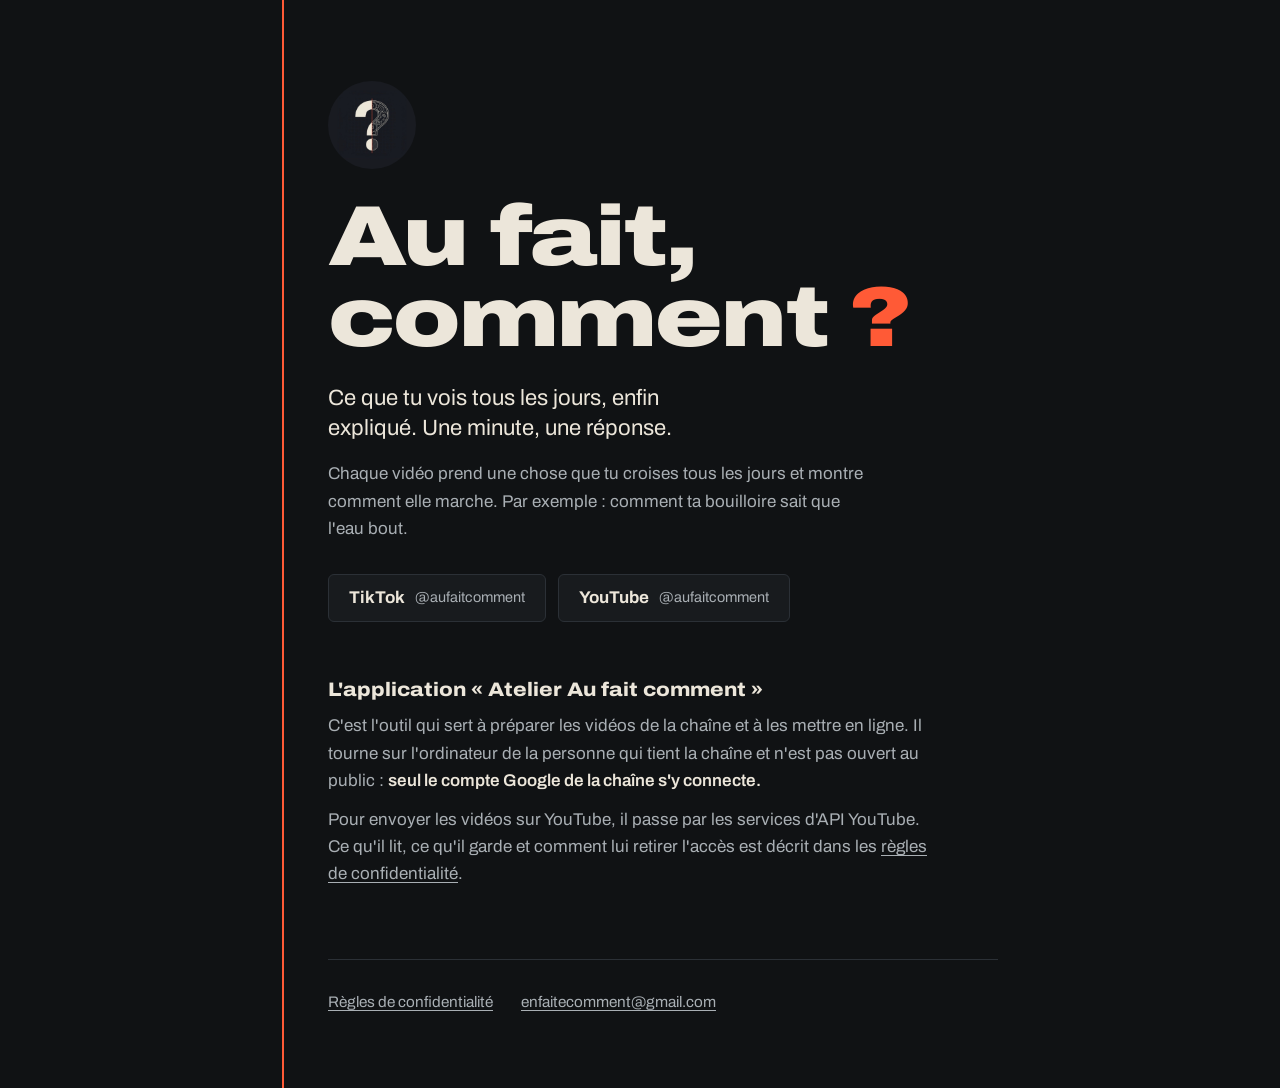
<file: index.html>
<!doctype html>
<html lang="fr">
  <head>
    <meta charset="utf-8" />
    <meta name="viewport" content="width=device-width, initial-scale=1" />
    <title>Au fait, comment ?</title>
    <meta name="description" content="Au fait, comment ? Ce que tu vois tous les jours, enfin expliqué. Une minute, une réponse." />
    <link rel="icon" type="image/png" href="favicon.png" />
    <link rel="stylesheet" href="style.css" />
  </head>
  <body>
    <div class="page">
      <div class="coupe">
        <main>
          <img class="logo" src="marque.png" width="88" height="88" alt="" />
          <h1>Au fait, comment&nbsp;<span class="point">?</span></h1>
          <p class="promesse">Ce que tu vois tous les jours, enfin expliqué. Une minute, une réponse.</p>
          <p class="suite">
            Chaque vidéo prend une chose que tu croises tous les jours et montre comment elle marche.
            Par exemple&nbsp;: comment ta bouilloire sait que l'eau bout.
          </p>
          <ul class="chaines">
            <li><a href="https://www.tiktok.com/@aufaitcomment">TikTok <small>@aufaitcomment</small></a></li>
            <li><a href="https://www.youtube.com/@aufaitcomment">YouTube <small>@aufaitcomment</small></a></li>
          </ul>

          <section>
            <h2>L'application «&nbsp;Atelier Au fait comment&nbsp;»</h2>
            <p>
              C'est l'outil qui sert à préparer les vidéos de la chaîne et à les mettre en ligne.
              Il tourne sur l'ordinateur de la personne qui tient la chaîne et n'est pas ouvert au public&nbsp;:
              <strong>seul le compte Google de la chaîne s'y connecte.</strong>
            </p>
            <p>
              Pour envoyer les vidéos sur YouTube, il passe par les services d'API YouTube.
              Ce qu'il lit, ce qu'il garde et comment lui retirer l'accès est décrit dans les
              <a href="confidentialite.html">règles de confidentialité</a>.
            </p>
          </section>
        </main>
        <footer>
          <a href="confidentialite.html">Règles de confidentialité</a>
          <a href="mailto:enfaitecomment@gmail.com">enfaitecomment@gmail.com</a>
        </footer>
      </div>
    </div>
  </body>
</html>
</file>
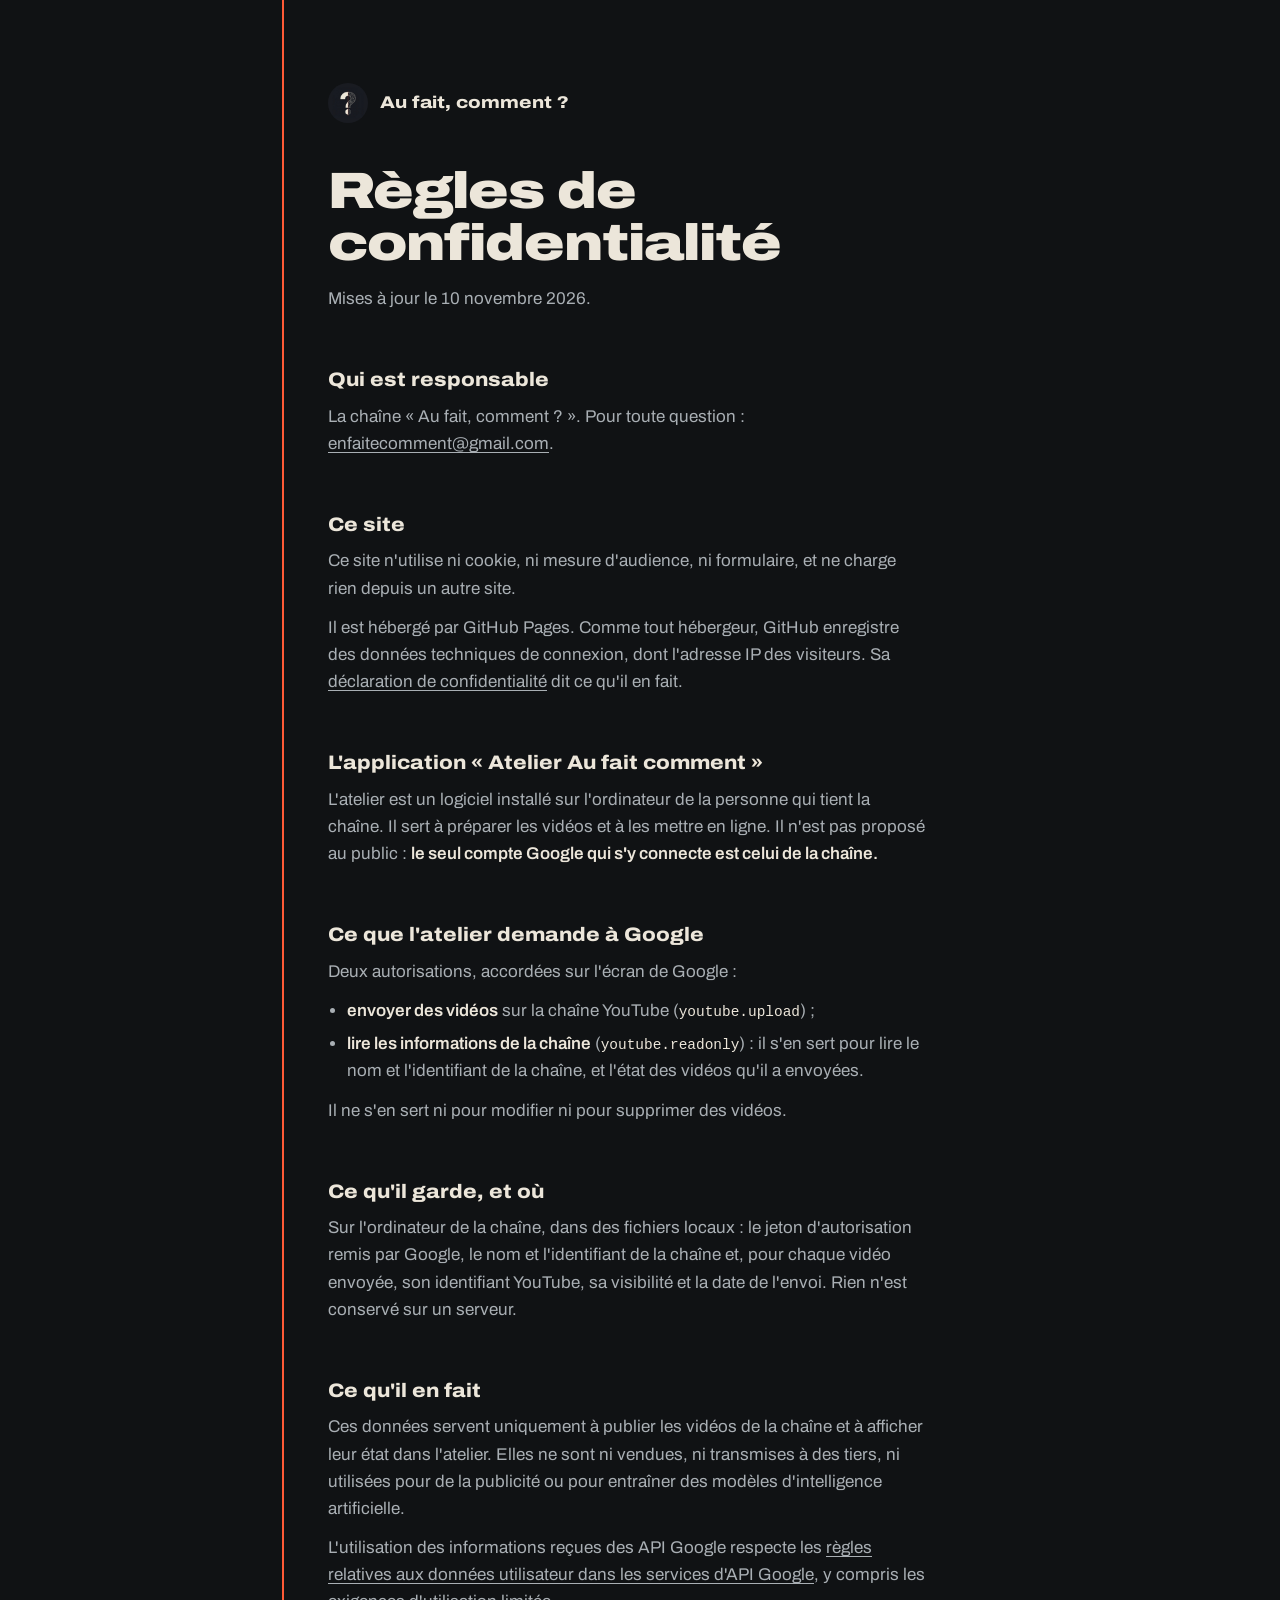
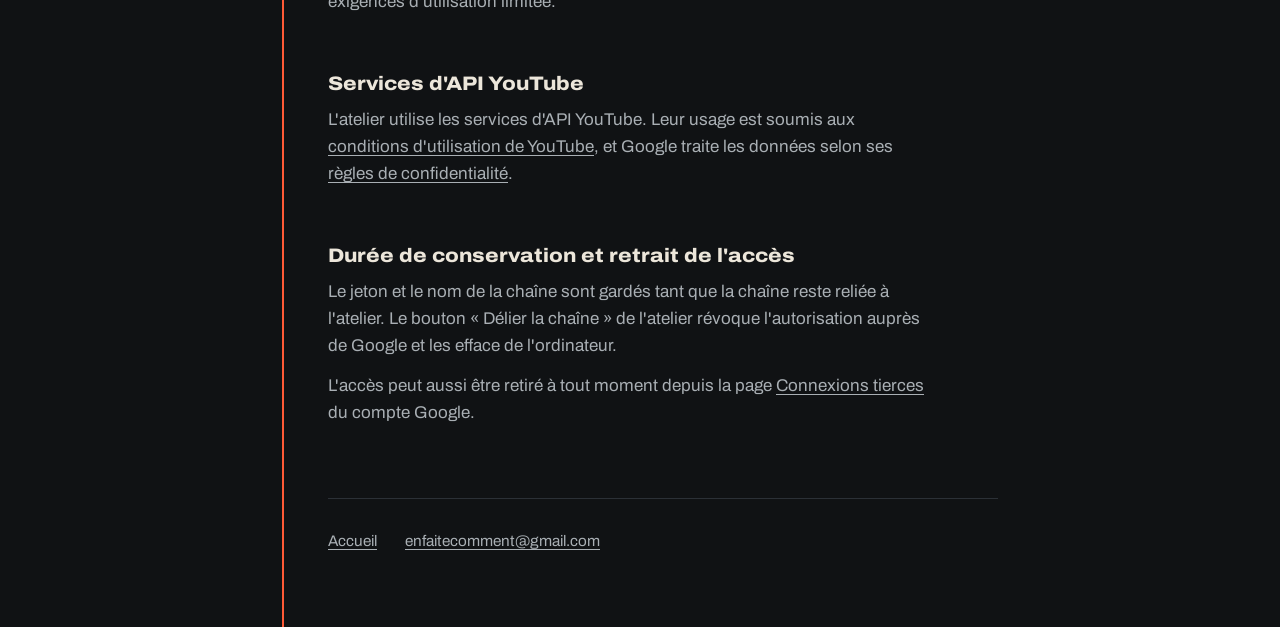
<file: confidentialite.html>
<!doctype html>
<html lang="fr">
  <head>
    <meta charset="utf-8" />
    <meta name="viewport" content="width=device-width, initial-scale=1" />
    <title>Règles de confidentialité · Au fait, comment ?</title>
    <meta name="description" content="Ce que l'application « Atelier Au fait comment » lit sur le compte YouTube de la chaîne, ce qu'elle garde, et comment lui retirer l'accès." />
    <link rel="icon" type="image/png" href="favicon.png" />
    <link rel="stylesheet" href="style.css" />
  </head>
  <body>
    <div class="page">
      <div class="coupe">
        <a class="retour" href="./"><img src="marque.png" width="40" height="40" alt="" />Au fait, comment&nbsp;?</a>
        <main>
          <h1 class="sobre">Règles de confidentialité</h1>
          <p class="suite">Mises à jour le 10 novembre 2026.</p>

          <section>
            <h2>Qui est responsable</h2>
            <p>
              La chaîne «&nbsp;Au fait, comment&nbsp;?&nbsp;». Pour toute question&nbsp;:
              <a href="mailto:enfaitecomment@gmail.com">enfaitecomment@gmail.com</a>.
            </p>
          </section>

          <section>
            <h2>Ce site</h2>
            <p>
              Ce site n'utilise ni cookie, ni mesure d'audience, ni formulaire, et ne charge rien depuis un autre site.
            </p>
            <p>
              Il est hébergé par GitHub Pages. Comme tout hébergeur, GitHub enregistre des données techniques
              de connexion, dont l'adresse IP des visiteurs. Sa
              <a href="https://docs.github.com/fr/site-policy/privacy-policies/github-general-privacy-statement">déclaration de confidentialité</a>
              dit ce qu'il en fait.
            </p>
          </section>

          <section>
            <h2>L'application «&nbsp;Atelier Au fait comment&nbsp;»</h2>
            <p>
              L'atelier est un logiciel installé sur l'ordinateur de la personne qui tient la chaîne.
              Il sert à préparer les vidéos et à les mettre en ligne. Il n'est pas proposé au public&nbsp;:
              <strong>le seul compte Google qui s'y connecte est celui de la chaîne.</strong>
            </p>
          </section>

          <section>
            <h2>Ce que l'atelier demande à Google</h2>
            <p>Deux autorisations, accordées sur l'écran de Google&nbsp;:</p>
            <ul>
              <li><strong>envoyer des vidéos</strong> sur la chaîne YouTube (<code>youtube.upload</code>)&nbsp;;</li>
              <li>
                <strong>lire les informations de la chaîne</strong> (<code>youtube.readonly</code>)&nbsp;: il s'en sert pour
                lire le nom et l'identifiant de la chaîne, et l'état des vidéos qu'il a envoyées.
              </li>
            </ul>
            <p>Il ne s'en sert ni pour modifier ni pour supprimer des vidéos.</p>
          </section>

          <section>
            <h2>Ce qu'il garde, et où</h2>
            <p>
              Sur l'ordinateur de la chaîne, dans des fichiers locaux&nbsp;: le jeton d'autorisation remis par Google,
              le nom et l'identifiant de la chaîne et, pour chaque vidéo envoyée, son identifiant YouTube,
              sa visibilité et la date de l'envoi. Rien n'est conservé sur un serveur.
            </p>
          </section>

          <section>
            <h2>Ce qu'il en fait</h2>
            <p>
              Ces données servent uniquement à publier les vidéos de la chaîne et à afficher leur état dans l'atelier.
              Elles ne sont ni vendues, ni transmises à des tiers, ni utilisées pour de la publicité
              ou pour entraîner des modèles d'intelligence artificielle.
            </p>
            <p>
              L'utilisation des informations reçues des API Google respecte les
              <a href="https://developers.google.com/terms/api-services-user-data-policy?hl=fr">règles relatives aux données utilisateur dans les services d'API Google</a>,
              y compris les exigences d'utilisation limitée.
            </p>
          </section>

          <section>
            <h2>Services d'API YouTube</h2>
            <p>
              L'atelier utilise les services d'API YouTube. Leur usage est soumis aux
              <a href="https://www.youtube.com/t/terms">conditions d'utilisation de YouTube</a>, et Google traite
              les données selon ses
              <a href="https://policies.google.com/privacy?hl=fr">règles de confidentialité</a>.
            </p>
          </section>

          <section>
            <h2>Durée de conservation et retrait de l'accès</h2>
            <p>
              Le jeton et le nom de la chaîne sont gardés tant que la chaîne reste reliée à l'atelier.
              Le bouton «&nbsp;Délier la chaîne&nbsp;» de l'atelier révoque l'autorisation auprès de Google
              et les efface de l'ordinateur.
            </p>
            <p>
              L'accès peut aussi être retiré à tout moment depuis la page
              <a href="https://myaccount.google.com/connections">Connexions tierces</a> du compte Google.
            </p>
          </section>
        </main>
        <footer>
          <a href="./">Accueil</a>
          <a href="mailto:enfaitecomment@gmail.com">enfaitecomment@gmail.com</a>
        </footer>
      </div>
    </div>
  </body>
</html>
</file>
<file: style.css>
@font-face {
  font-family: "Archivo";
  src: url("archivo.woff2") format("woff2");
  font-weight: 100 900;
  font-stretch: 62% 125%;
  font-display: swap;
}
:root {
  --fond: #101214;
  --surface: #181b1e;
  --trait: #2b3036;
  --encre: #ece6da;
  --encre-2: #a9afb4;
  --coupe: #ff5a36;
  --fluide: #3cc4e0;
  color-scheme: dark;
}
* { box-sizing: border-box; }
html { font-size: 106.25%; -webkit-text-size-adjust: 100%; }
body {
  margin: 0;
  background: var(--fond);
  color: var(--encre);
  font-family: "Archivo", system-ui, -apple-system, "Segoe UI", sans-serif;
  line-height: 1.6;
}
h1, h2, p, ul { margin: 0; }
a { color: inherit; text-underline-offset: 0.18em; text-decoration-thickness: 1px; }
a:hover { color: var(--fluide); }
:focus-visible { outline: 2px solid var(--fluide); outline-offset: 3px; border-radius: 3px; }

/* La page est coupée de haut en bas par le trait rouge du logo. */
.page {
  max-width: 44rem;
  margin: 0 auto;
  padding: 0 16px;
}
.coupe {
  border-left: 2px solid var(--coupe);
  padding: clamp(40px, 9vh, 96px) 0 64px clamp(20px, 5vw, 44px);
  min-height: 100dvh;
}
.logo { display: block; width: 88px; height: 88px; border-radius: 50%; margin-bottom: 28px; }
.retour { display: inline-flex; align-items: center; gap: 12px; text-decoration: none; font-weight: 800; font-stretch: 118%; margin-bottom: 40px; min-height: 44px; }
.retour img { width: 40px; height: 40px; border-radius: 50%; }

h1 {
  font-weight: 900;
  font-stretch: 122%;
  font-size: clamp(2.5rem, 11vw, 5rem);
  line-height: 0.95;
  letter-spacing: -0.02em;
  text-wrap: balance;
}
h1 .point { color: var(--coupe); }
h1.sobre { font-size: clamp(2rem, 7vw, 3rem); line-height: 1.02; }
.promesse { margin-top: 24px; font-size: 1.3rem; line-height: 1.4; max-width: 30ch; }
.suite { margin-top: 16px; color: var(--encre-2); max-width: 54ch; }

.chaines { list-style: none; padding: 0; margin-top: 32px; display: flex; flex-wrap: wrap; gap: 12px; }
.chaines a {
  display: inline-flex; align-items: center; min-height: 48px; padding: 0 20px;
  border: 1px solid var(--trait); border-radius: 6px; background: var(--surface);
  text-decoration: none; font-weight: 700;
  transition: border-color 160ms ease-out, color 160ms ease-out;
}
.chaines a:hover { border-color: var(--fluide); }
.chaines small { color: var(--encre-2); font-weight: 400; font-size: 0.85rem; margin-left: 10px; }

section { margin-top: 56px; max-width: 60ch; }
h2 { font-size: 1.15rem; font-weight: 800; font-stretch: 112%; line-height: 1.25; margin-bottom: 10px; }
section p + p, section p + ul, section ul + p { margin-top: 12px; }
section ul { padding-left: 1.1em; }
section li + li { margin-top: 6px; }
section p, section li { color: var(--encre-2); }
section strong { color: var(--encre); font-weight: 600; }
code { font-family: ui-monospace, Consolas, monospace; font-size: 0.85em; color: var(--encre); overflow-wrap: anywhere; }

footer { margin-top: 72px; padding-top: 20px; border-top: 1px solid var(--trait); color: var(--encre-2); font-size: 0.9rem; display: flex; flex-wrap: wrap; gap: 8px 28px; }
footer a { display: inline-flex; align-items: center; min-height: 44px; }

@media (prefers-reduced-motion: reduce) { * { transition: none !important; } }
</file>
